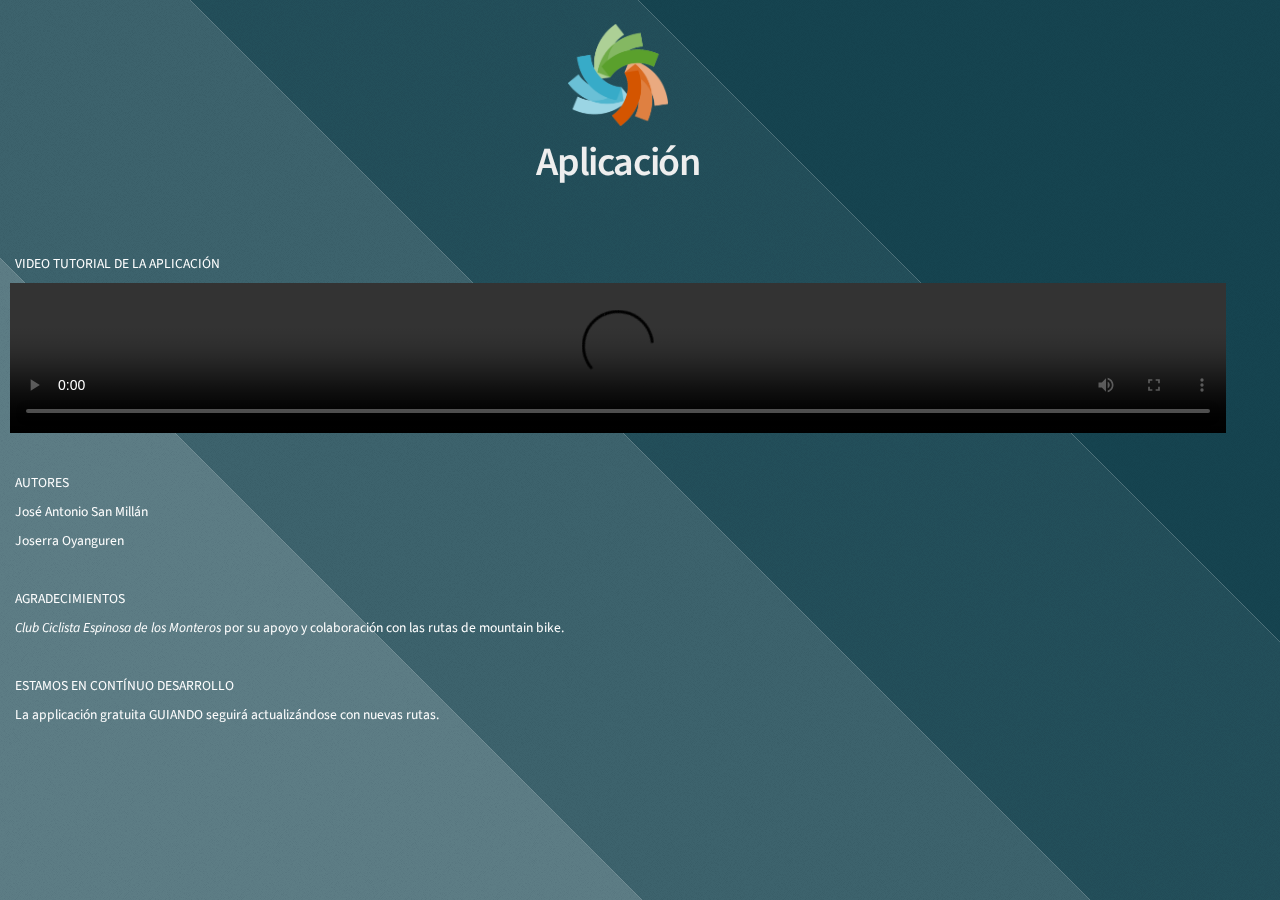
<file: app.html>
<!DOCTYPE HTML>
<html lang="es">
<head>
<meta charset="utf-8">
<title>Guiando</title>
<meta name="description" content="">
<meta name="viewport" content="width=device-width"/>
<link rel="stylesheet" type="text/css" href="http://fonts.googleapis.com/css?family=PT+Sans+Narrow:regular,bold">
<link rel="stylesheet" type="text/css" href="css/styles.css">
</head>

<body id="home">
<div id="overlay"></div>
<section class="main">
<div id="Content" class="wrapper topSection">
	<div id="Header">
	<div class="wrapper">
		<div class="logo"><img src="images/icon.png" width="100" >
		<h1>Aplicación</h1>	</div>
		</div>
	</div>
	  <p>VIDEO TUTORIAL DE LA APLICACIÓN</p>
	  <video src="http://www.oyanguren.org/guiando/guiando.avi" width="100%" controls></video>
	  <p>&nbsp;</p>
    </p>
    <p>AUTORES</p>
    <p>José Antonio San Millán</p>
    <p>Joserra Oyanguren</p>
    <p>&nbsp;</p>
    <p>AGRADECIMIENTOS</p>
    <p><em>Club Ciclista Espinosa de los Monteros</em> por su apoyo y colaboración con las rutas de mountain bike.</p>
    <p>&nbsp;</p>
    <p>ESTAMOS EN CONTÍNUO DESARROLLO</p>
    <p>La applicación gratuita GUIANDO seguirá actualizándose con nuevas rutas.</p>
    <p><br/>
</p>
  
  </div></div>
</section>

</body>
</html>
</file>
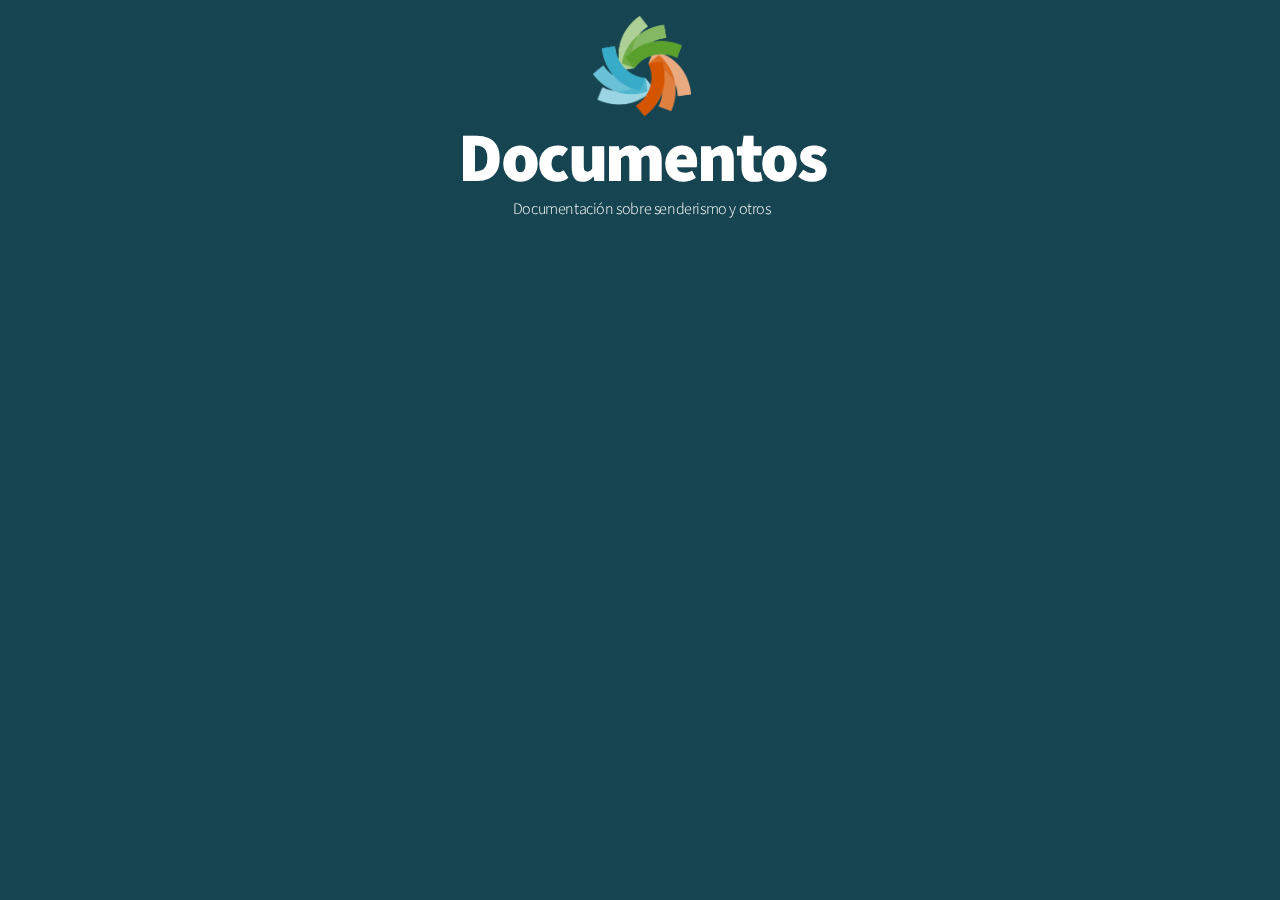
<file: consejos.html>
<!DOCTYPE HTML>
<!--
	Aerial by HTML5 UP
	html5up.net | @n33co
	Free for personal and commercial use under the CCA 3.0 license (html5up.net/license)
-->
<html>
	<head>
		<title>Guiando</title>
		<meta http-equiv="content-type" content="text/html; charset=utf-8" />
		<meta name="description" content="" />
		<meta name="keywords" content="" />
		<!--[if lte IE 8]><script src="css/ie/html5shiv.js"></script><![endif]-->
		<script src="js/skelae.min.js"></script>
		<script src="js/initae2.js"></script>
		<noscript>
			<link rel="stylesheet" href="css/skelae.css" />
			<link rel="stylesheet" href="css/styleae2.css" />
			<link rel="stylesheet" href="css/style-wideae.css" />
			<link rel="stylesheet" href="css/style-noscriptae.css" />
		</noscript>
		<!--[if lte IE 9]><link rel="stylesheet" href="css/ie/v9.css" /><![endif]-->
		<!--[if lte IE 8]><link rel="stylesheet" href="css/ie/v8.css" /><![endif]-->
	</head>
	<body class="loading">
		<div id="wrapper">
			<div id="bg"></div>
            <div id="overlay"></div>
			<div id="main">

				<!-- Header -->
					<header id="header">
						<div align="center"><img src="css/images/logo.png" height="100px"></div>
                        <h1>Documentos</h1>
						<h2>Documentación sobre senderismo y otros</h2>
                        <h2></h2>
                        
						<nav>
							<ul>
								<li><a href="senales.html" class="icon fa-flag"><span class="label">Señalización</span></a></li>
								<li><a href="guia.html" class="icon fa-leanpub"><span class="label">Guía</span></a></li>
                                <li><a href="app.html" class="icon fa-tablet"><span class="label">Aplicación</span></a></li>
								
							</ul>
						</nav>
					</header>
			</div>
		</div>
	</body>
</html>
</file>
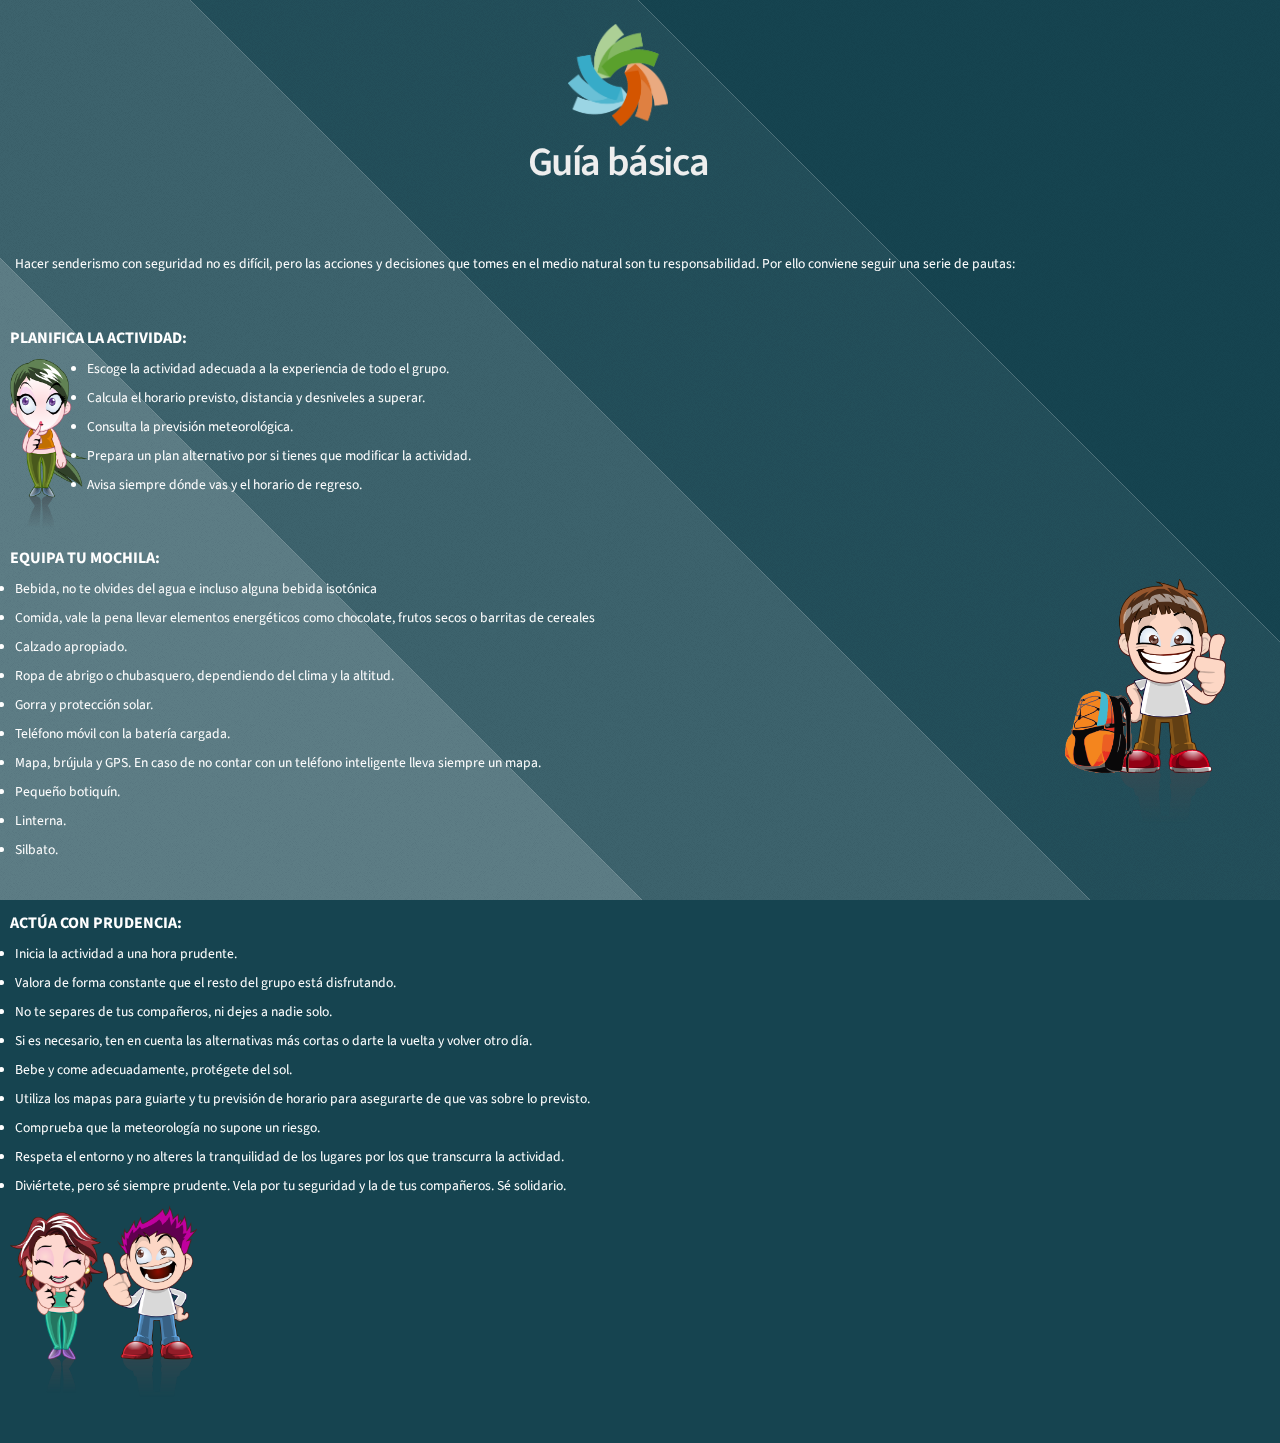
<file: guia.html>
<!DOCTYPE HTML>
<html lang="es">
<head>
<meta charset="utf-8">
<title>Guiando</title>
<meta name="description" content="">
<meta name="viewport" content="width=device-width"/>
<link rel="stylesheet" type="text/css" href="http://fonts.googleapis.com/css?family=PT+Sans+Narrow:regular,bold">
<link rel="stylesheet" type="text/css" href="css/styles.css">
</head>

<body id="home">
<div id="overlay"></div>
<section class="main">
<div id="Content" class="wrapper topSection">
	<div id="Header">
	<div class="wrapper">
		<div class="logo"><img src="images/icon.png" width="100" ><h1>Guía básica</h1>	</div>
		</div>
	</div>
	  <p>Hacer senderismo con seguridad no es difícil, pero las acciones y decisiones que tomes en el medio natural son tu responsabilidad. Por ello conviene seguir una serie de pautas:</p><br/>

<p><h4>PLANIFICA LA ACTIVIDAD:<br/></h4></p>
<p><div class="avatar"><img src="images/avatar.png" style="float: left" height="180"></div>
	<li>Escoge la actividad adecuada a la experiencia de todo el grupo.</li>
    <li>Calcula el horario previsto, distancia y desniveles a superar.</li>
    <li>Consulta la previsión meteorológica.</li>
    <li>Prepara un plan alternativo por si tienes que modificar la actividad.</li>
    <li>Avisa siempre dónde vas y el horario de regreso.</li>
    
    
</p><br/>

<p><h4>EQUIPA TU MOCHILA:<br/></h4></p>
<p><div class="avatar"><img src="images/avatar2.png" style="float: right" height="250"></div>
	<li>Bebida, no te olvides del agua e incluso alguna bebida isotónica</li>
	<li>Comida, vale la pena llevar elementos energéticos como chocolate, frutos secos o barritas de cereales</li>
    <li>Calzado apropiado.</li>
    <li>Ropa de abrigo o chubasquero, dependiendo del clima y la altitud.</li>
    <li>Gorra y protección solar.</li>
    <li>Teléfono móvil con la batería cargada.</li>
    <li>Mapa, brújula y GPS. En caso de no contar con un teléfono inteligente lleva siempre un mapa.</li>
    <li>Pequeño botiquín.</li>
    <li>Linterna.</li>
    <li>Silbato.</li>
    
</p><br/>

<p><h4>ACTÚA CON PRUDENCIA:<br/></h4></p>
<p>
	<li>Inicia la actividad a una hora prudente.</li>
    <li>Valora de forma constante que el resto del grupo está disfrutando.</li>
    <li>No te separes de tus compañeros, ni dejes a nadie solo.</li>
    <li>Si es necesario, ten en cuenta las alternativas más cortas o darte la vuelta y volver otro día.</li>
    <li>Bebe y come adecuadamente, protégete del sol.</li>
    
    <li>Utiliza los mapas para guiarte y tu previsión de horario para asegurarte de que vas sobre lo previsto.</li>
    <li>Comprueba que la meteorología no supone un riesgo.</li>
    <li>Respeta el entorno y no alteres la tranquilidad de los lugares por los que transcurra la actividad.</li>
    <li>Diviértete, pero sé siempre prudente. Vela por tu seguridad y la de tus compañeros. Sé solidario.</li><div class="avatar"><img src="images/avatar3.png" style="float: center" height="200"></div>
    
</p><br/>
  
  </div></div>
</section>

</body>
</html>
</file>
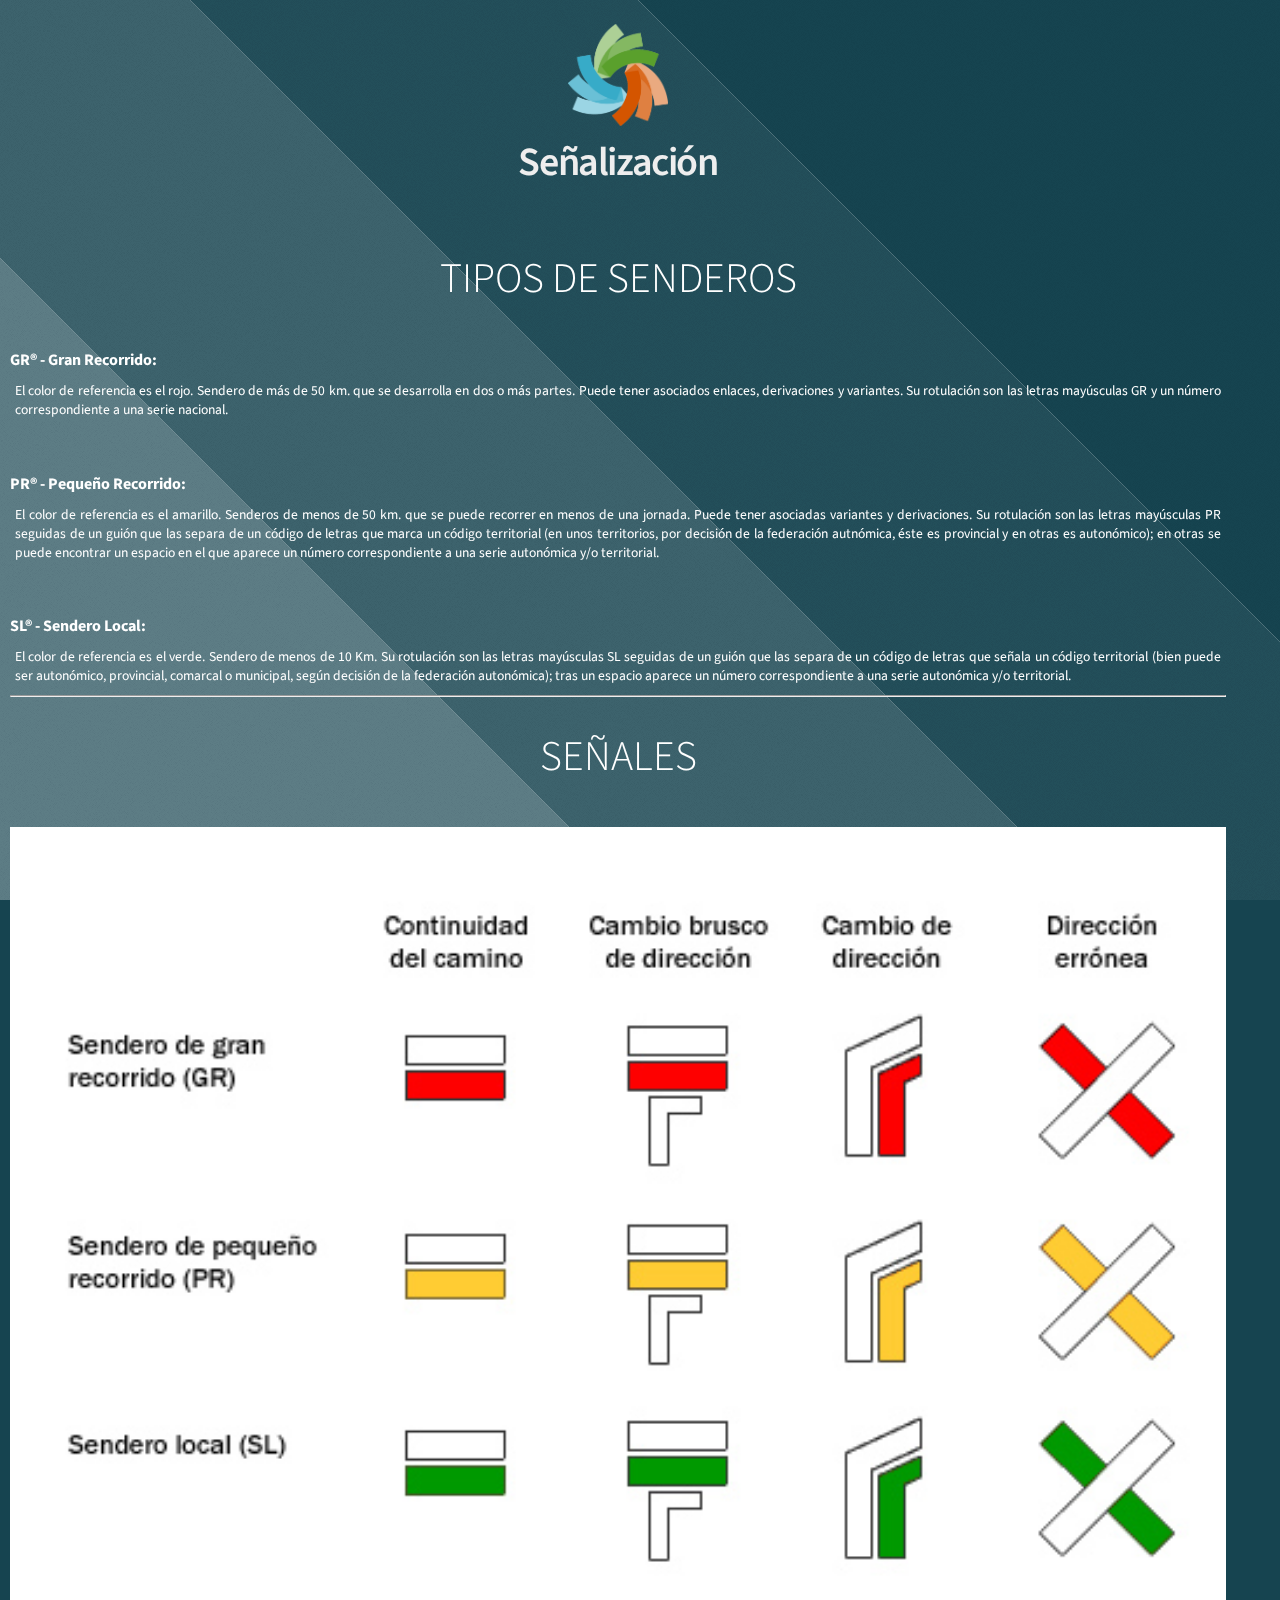
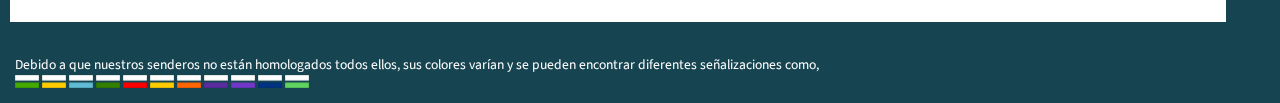
<file: senales.html>
<!DOCTYPE HTML>
<html lang="es">
<head>
<meta charset="utf-8">
<title>Guiando</title>
<meta name="description" content="">
<meta name="viewport" content="width=device-width"/>
<link rel="stylesheet" type="text/css" href="http://fonts.googleapis.com/css?family=PT+Sans+Narrow:regular,bold">
<link rel="stylesheet" type="text/css" href="css/styles.css">
</head>

<body id="home">
<div id="overlay"></div>
<section class="main">
<div id="Content" class="wrapper topSection">
	<div id="Header">
	<div class="wrapper">
		<div class="logo"><img src="images/icon.png" width="100" >
		<h1>                 Señalización</h1>	</div>
		</div>
	</div>
	<h2>TIPOS DE SENDEROS</h2>

<p>
<h4>GR® - Gran Recorrido:</h4></p>
<p>El color de referencia es el rojo.
Sendero de más de 50 km. que se desarrolla en dos o más partes. Puede tener asociados enlaces, derivaciones y variantes.
Su rotulación son las letras mayúsculas GR y un número correspondiente a una serie nacional.</p><br/>

<p><h4>PR® - Pequeño Recorrido:</h4></p>
<p>El color de referencia es el amarillo.
Senderos de menos de 50 km. que se puede recorrer en menos de una jornada. Puede tener asociadas variantes y derivaciones.
Su rotulación son las letras mayúsculas PR seguidas de un guión que las separa de un código de letras que marca un código territorial (en unos territorios, por decisión de la federación autnómica, éste es provincial y en otras es autonómico); en otras se puede encontrar un espacio en el que aparece un número correspondiente a una serie autonómica y/o territorial.</p><br/>

<p><h4>SL® - Sendero Local:</h4></p>
<p>El color de referencia es el verde.
Sendero de menos de 10 Km.
Su rotulación son las letras mayúsculas SL seguidas de un guión que las separa de un código de letras que señala un código territorial (bien puede ser autonómico, provincial, comarcal o municipal, según decisión de la federación autonómica); tras un espacio aparece un número correspondiente a una serie autonómica y/o territorial.</p>
<hr/>
			<br/><h2>SEÑALES</h2>
            
<img src="images/senal.jpeg" width="100%" alt="señalética"><br/><br/>

<p>Debido a que nuestros senderos no están homologados todos ellos, sus colores varían y se pueden encontrar diferentes señalizaciones como,<br/>
  <img src="images/senaletica/1.png" width="24">
  <img src="images/senaletica/2.png" width="24">
  <img src="images/senaletica/3.png" width="24">
  <img src="images/senaletica/4.png" width="24">
  <img src="images/senaletica/5.png" width="24">
  <img src="images/senaletica/6.png" width="24">
  <img src="images/senaletica/8.png" width="24">
  <img src="images/senaletica/9.png" width="24">
  <img src="images/senaletica/10.png" width="24">
  <img src="images/senaletica/11.png" width="24">
  <img src="images/senaletica/12.png" width="24">
  
  </div></div>
</section>

</body>
</html>
</file>
<file: css/style-wideae.css>
/*
	Aerial by HTML5 UP
	html5up.net | @n33co
	Free for personal and commercial use under the CCA 3.0 license (html5up.net/license)
*/

/* Basic */

	body, input, select, textarea {
		font-size: 13pt;
	}

/* BG */
	@-moz-keyframes bg { 0% { -moz-transform: translate3d(0,0,0); -webkit-transform: translate3d(0,0,0); -o-transform: translate3d(0,0,0); -ms-transform: translate3d(0,0,0); transform: translate3d(0,0,0); } 100% { -moz-transform: translate3d(-1500px,0,0); -webkit-transform: translate3d(-1500px,0,0); -o-transform: translate3d(-1500px,0,0); -ms-transform: translate3d(-1500px,0,0); transform: translate3d(-1500px,0,0); } }
	@-webkit-keyframes bg { 0% { -moz-transform: translate3d(0,0,0); -webkit-transform: translate3d(0,0,0); -o-transform: translate3d(0,0,0); -ms-transform: translate3d(0,0,0); transform: translate3d(0,0,0); } 100% { -moz-transform: translate3d(-1500px,0,0); -webkit-transform: translate3d(-1500px,0,0); -o-transform: translate3d(-1500px,0,0); -ms-transform: translate3d(-1500px,0,0); transform: translate3d(-1500px,0,0); } }
	@-o-keyframes bg { 0% { -moz-transform: translate3d(0,0,0); -webkit-transform: translate3d(0,0,0); -o-transform: translate3d(0,0,0); -ms-transform: translate3d(0,0,0); transform: translate3d(0,0,0); } 100% { -moz-transform: translate3d(-1500px,0,0); -webkit-transform: translate3d(-1500px,0,0); -o-transform: translate3d(-1500px,0,0); -ms-transform: translate3d(-1500px,0,0); transform: translate3d(-1500px,0,0); } }
	@-ms-keyframes bg { 0% { -moz-transform: translate3d(0,0,0); -webkit-transform: translate3d(0,0,0); -o-transform: translate3d(0,0,0); -ms-transform: translate3d(0,0,0); transform: translate3d(0,0,0); } 100% { -moz-transform: translate3d(-1500px,0,0); -webkit-transform: translate3d(-1500px,0,0); -o-transform: translate3d(-1500px,0,0); -ms-transform: translate3d(-1500px,0,0); transform: translate3d(-1500px,0,0); } }
	@keyframes bg { 0% { -moz-transform: translate3d(0,0,0); -webkit-transform: translate3d(0,0,0); -o-transform: translate3d(0,0,0); -ms-transform: translate3d(0,0,0); transform: translate3d(0,0,0); } 100% { -moz-transform: translate3d(-1500px,0,0); -webkit-transform: translate3d(-1500px,0,0); -o-transform: translate3d(-1500px,0,0); -ms-transform: translate3d(-1500px,0,0); transform: translate3d(-1500px,0,0); } }

	#bg {
		background-size: 1500px auto;
		width: 4500px;
	}
</file>
<file: css/style-noscriptae.css>
                                                                                                                                                                                                                                                                                                                                           
</file>
<file: css/ie/v9.css>
                                                                                                                                                                                                                                                                                                                                                                                                                            
</file>
<file: css/ie/v8.css>
                                                                                                                                                                                                                                                                                                                                                                                                                                                                                                          
</file>
<file: css/styles.css>
@import url("http://fonts.googleapis.com/css?family=Source+Sans+Pro:300,900");
@import url("http://fonts.googleapis.com/css?family=Voltaire");
@import url("font-awesome.min.css");
body {
	color:#FFF; 
	font-family: 'Source Sans Pro', sans-serif;
	min-width:960px;
	top:0;
	left:10px;
	height:100%;
	width:100%;
	margin-right: auto;
	margin-left: 5px;	 
	color:#000;
	background-size:cover;
	background:#164450;
}

.main {
	width: 95%;
	position: absolute;
	margin-right: 5px;
	margin-left: 5px;	
}
.ie body {
	filter: dropshadow(color=#000000, offx=0, offy=1);	
}


h1 {
	font-size: 2.5em;
	font-weight: 900;
	letter-spacing: -0.035em;
	line-height: 0.5em;
	text-align: center; 
}
.ie h1 {
	filter: dropshadow(color=#000000, offx=0, offy=3);
	padding-bottom:12px;	
}
h2 {
	color: #DDD;
}
.ie h2 {
	filter: dropshadow(color=#000000, offx=0, offy=3);
}
h3 {
font-size: 30px;
margin: 0.2em 0;
text-align: center;
color: #888;
padding: 0 0 29px;
}
.ie h3 {
	filter: dropshadow(color=#000000, offx=0, offy=3);
}
h4 {
	margin-bottom:5px;
	color: white;	
}
p, pre {
	font-family: 'Source Sans Pro', sans-serif;
	font-size: 0.85em;
	margin: 5px 5px 10px 5px;
	color: white;
	text-align: justify;
}

li {
	font-family: 'Source Sans Pro', sans-serif;
	font-size: 0.85em;
	margin: 5px 5px 10px 5px;
	color: white;
	text-align: justify;
}
code {
	text-transform:uppercase !important;
	color:#EEE;	
	border-bottom:1px dotted #666;
}
small {
	background:url(../images/alpha.png);
	background:rgba(0, 0, 0, 0.8) url();	
	border:1px solid #111;
	font-size:15px;
	padding:0 5px;
}
strong{
text-align: center;
display: block; 
font-size: 28px;
font-weight: normal;
color:#646464;
}
a {
	color:gray;
	text-decoration:none;	
}
a:hover {
	color:#BBB;	
} 
.topSection{ 
}
.spacing{
padding:60px 0;
}
#Header { 
position: relative;
width: 100%; 
z-index: 1;
}

.logo{
width: auto; 
margin: 0 auto;
padding: 16px;  
border-radius: 180px;
padding-bottom:50px;
}
.logo h1{
	color: #EEEEEE;
	font-weight: 600;

}
.logo img {
text-align: center;
display: block;
margin: 0 auto; 
}
.img {
text-align: center;
display: block;
position: fixed;
margin: 0 auto;
width: 100%;
max-width: 100%;
}
.wrapper {
margin: 0 auto;
position: relative;
width: 100%;
z-index: 1;
}
#socialIcons {
display:block;
}
#socialIcons ul {
margin:40px 0 0 0px; 
padding:0px;
text-align: center;
}
#socialIcons ul li {
margin-right: 19px;
height: 56px;
line-height: 50px;
list-style-type: none;
display: inline-block;
background: #fff;
border-radius: 71px;
padding: 10px;
border: 1px solid #888;
}
#socialIcons ul li a{
width:34px;
height:34px; 
display: inline-block;
}
.twitterIcon, .facebookIcon, .linkedInIcon, .pintrestIcon{
background: url('../images/social-icons.png') -74px 0px;
}
 .twitterIcon:hover, .facebookIcon:hover, .linkedInIcon:hover, .pintrestIcon:hover{
background-position-y: -33px;
}
.facebookIcon{
background-position: 10px 0px;
}
.linkedInIcon{
background-position: -245px 0px;
}
.pintrestIcon{
background-position: -331px 0px;
}
.tempBy{
display:block;
text-align:center;
padding:15px;
background:#fff;
color: #8A8A8A;
}
#Content h2 {
margin: 0px;
padding: 0px;
text-align: center;
font-size: 42px;
font-weight: 300;
color: white;
margin-bottom:40px;
}
#WindowSlide {
margin: 0 auto;
position: relative;
width: 634px;
height: 170px;
display: block;
overflow: hidden;
}
#Mail {
position: absolute;
width: 634px;
top: 0px;
left: 0px;
}
#Content h3 {
text-align: center;
font-size: 24px;
font-weight: normal;
display: block;
clear: both;
}

#subscribe p{
text-align:center;
}
#subscribe input {
background: rgba(255, 255, 255, 0.52);
color: #7a7a7a; 
vertical-align: middle;
width: 393px;
border: 1px solid #888;
padding: 10px;
font-size: 14px;
}
#subscribe input[type="button"]{
background: rgba(255, 255, 255, 1);
width: auto;
padding: 10px 25px;
cursor: pointer;
margin: 0 0 0 -6px;
font-weight: bold;
font-size: 14px;
color: #888;
}
#subscribe input[type="button"]:hover{
background:#1e7ccd;
color:#fff;
border:1px solid #1e7ccd;
}

.callback,
.simple {
  font-size: 20px;
  background: #27ae60;
  padding: 0.5em 0.7em;
  color: #ecf0f1;
  margin-bottom: 50px;
  -webkit-transition: background 0.5s ease-out;
  transition: background 0.5s ease-out;
}
.callback{
  cursor: pointer;
}
.ended {
  background: #c0392b;
}
.countdown {
text-align: center;
margin-top: 30px;
background: #5381E4;
padding: 60px 0;
} 
.styled div {
  display: inline-block;
  margin-left: 10px;
  font-size: 70px;
  font-weight: normal; 
  text-align: center;
  margin:0 15px; 
  padding:0 30px;   
  color:#fff;  
  text-shadow:none;
  vertical-align: middle;  
}

#overlay{
		animation: overlay 1.5s 1.5s forwards;
		background-attachment: fixed, fixed;
		background-image: url("images/overlay-pattern.png"), url("images/overlay.svg");
		background-position: top left, center center;
		background-repeat: repeat, no-repeat;
		background-size: auto, cover;
		height: 100%;
		left: 0;
		opacity: 0;
		position: fixed;
		top: 0;
		width: 100%;position: fixed;
		width: 100%;
		bottom: 0px;
		opacity:0.8;
}

/* IE7 inline-block hack */
*+html .styled div{
  display: inline;
  zoom: 1;
}
.styled div:first-child {
  margin-left: 0;
}
.styled div span {
  display: block;
  padding-top: 3px;
  font-size: 19px;
  font-weight: normal; 
  text-align: center;
}
footer{
width:100%;
height:30px;
background:rgba(0, 0, 0, 0.64);
position:absolute;
bottom:0px;
}
footer span{
float:right;
margin:10px;
}
.subscribe {
background:#fff;
}
.features{
background: rgba(55, 55, 55, 0.15);
}
.features h2 {
padding: 0 0 30px 0;
}
.features h4 { 
margin: 0px 0 10px 0;
}
.featuresPro{
margin-bottom:30px;
float:left;
}
.featuresPro{
font-size:15px;
}
@media(max-width:768px){
	body {
	min-width: initial !important;
	}
	.wrapper{width:100%;}
	.styled div {
	  margin-bottom:10px; 
	}
}
@media(max-width:420px){
	h1{
	float:initial;
	text-align: center;
	margin-left:0px;
	margin-bottom:0px;
	}
	.styled div {
	  margin-bottom:10px;
	  font-size: 40px;
	  font-weight: normal; 
	  text-align: center;
	  width:50px;  
	  height:70px;  
	}
	#Content h2 {
	margin: 0px 0px 0px 0px;
	padding: 0px;
	text-align: center;
	font-size: 29px;
	font-weight: 300;
	}
	.styled {
	margin-bottom: 30px;
	}
	#subscribe input[type="button"]{
	margin-top:10px;
	}
	#subscribe input{
	width:80%;
	}
	.featuresPro img {
width: 100%;
}
	footer{
	position:relative !important;
	}
}
</file>
<file: css/skelae.css>
/* Resets (http://meyerweb.com/eric/tools/css/reset/ | v2.0 | 20110126 | License: none (public domain)) */

	html,body,div,span,applet,object,iframe,h1,h2,h3,h4,h5,h6,p,blockquote,pre,a,abbr,acronym,address,big,cite,code,del,dfn,em,img,ins,kbd,q,s,samp,small,strike,strong,sub,sup,tt,var,b,u,i,center,dl,dt,dd,ol,ul,li,fieldset,form,label,legend,table,caption,tbody,tfoot,thead,tr,th,td,article,aside,canvas,details,embed,figure,figcaption,footer,header,hgroup,menu,nav,output,ruby,section,summary,time,mark,audio,video{margin:0;padding:0;border:0;font-size:100%;font:inherit;vertical-align:baseline;}article,aside,details,figcaption,figure,footer,header,hgroup,menu,nav,section{display:block;}body{line-height:1;}ol,ul{list-style:none;}blockquote,q{quotes:none;}blockquote:before,blockquote:after,q:before,q:after{content:'';content:none;}table{border-collapse:collapse;border-spacing:0;}body{-webkit-text-size-adjust:none}

/* Box Model */

	*, *:before, *:after {
		-moz-box-sizing: border-box;
		-webkit-box-sizing: border-box;
		box-sizing: border-box;
	}

/* Container */

	body {
		/* min-width: (containers) */
		min-width: 1200px;
	}

	.container {
		margin-left: auto;
		margin-right: auto;
		
		/* width: (containers) */
		width: 1200px;
	}

	/* Modifiers */
	
		.container.small {
			/* width: (containers) * 0.75; */
			width: 900px;
		}

		.container.big {
			width: 100%;

			/* max-width: (containers) * 1.25; */
			max-width: 1500px;

			/* min-width: (containers); */
			min-width: 1200px;
		}

/* Grid */

	.\31 2u { width: 100% }
	.\31 1u { width: 91.6666666667% }
	.\31 0u { width: 83.3333333333% }
	.\39 u { width: 75% }
	.\38 u { width: 66.6666666667% }
	.\37 u { width: 58.3333333333% }
	.\36 u { width: 50% }
	.\35 u { width: 41.6666666667% }
	.\34 u { width: 33.3333333333% }
	.\33 u { width: 25% }
	.\32 u { width: 16.6666666667% }
	.\31 u { width: 8.3333333333% }
	.\-11u { margin-left: 91.6666666667% }
	.\-10u { margin-left: 83.3333333333% }
	.\-9u { margin-left: 75% }
	.\-8u { margin-left: 66.6666666667% }
	.\-7u { margin-left: 58.3333333333% }
	.\-6u { margin-left: 50% }
	.\-5u { margin-left: 41.6666666667% }
	.\-4u { margin-left: 33.3333333333% }
	.\-3u { margin-left: 25% }
	.\-2u { margin-left: 16.6666666667% }
	.\-1u { margin-left: 8.3333333333% }

	/* Rows */

		.row > * {
			float: left;
		}

		.row:after {
			content: '';
			display: block;
			clear: both;
			height: 0;
		}

		.row:first-child > * {
			padding-top: 0 !important;
		}

		.row.uniform > * > :first-child {
			margin-top: 0;
		}

		.row.uniform > * > :last-child {
			margin-bottom: 0;
		}

		/* Normal */

			.row > * {
				/* padding-left: (gutters) */
				padding-left: 40px;
			}

			.row + .row > * {
				/* padding: (gutters) 0 0 (gutters) */
				padding: 40px 0 0 40px;
			}

			.row {
				/* margin-left: -(gutters) */
				margin-left: -40px;
			}

			.row + .row.uniform > * {
				/* padding: (gutters.vertical) 0 0 (gutters.vertical) */
				padding: 40px 0 0 40px;
			}

		/* Flush */

			.row.flush > * {
				padding-left: 0;
			}

			.row + .row.flush > * {
				padding: 0;
			}

			.row.flush {
				margin-left: 0;
			}

			.row + .row.uniform.flush > * {
				padding: 0;
			}

		/* Quarter */

			.row.quarter > * {
				/* padding-left: (gutters * 0.25) */
				padding-left: 10px;
			}

			.row + .row.quarter > * {
				/* padding: (gutters * 0.25) 0 0 (gutters * 0.25) */
				padding: 10px 0 0 10px;
			}

			.row.quarter {
				/* margin-left: -(gutters * 0.25) */
				margin-left: -10px;
			}

			.row + .row.uniform.quarter > * {
				/* padding: (gutters.vertical * 0.25) 0 0 (gutters.vertical * 0.25) */
				padding: 10px 0 0 10px;
			}

		/* Half */

			.row.half > * {
				/* padding-left: (gutters * 0.5) */
				padding-left: 20px;
			}

			.row + .row.half > * {
				/* padding: (gutters * 0.5) 0 0 (gutters * 0.5) */
				padding: 20px 0 0 20px;
			}

			.row.half {
				/* margin-left: -(gutters * 0.5) */
				margin-left: -20px;
			}

			.row + .row.uniform.half > * {
				/* padding: (gutters.vertical * 0.5) 0 0 (gutters.vertical * 0.5) */
				padding: 20px 0 0 20px;
			}

		/* One and (a) Half */

			.row.oneandhalf > * {
				/* padding-left: (gutters * 1.5) */
				padding-left: 60px;
			}

			.row + .row.oneandhalf > * {
				/* padding: (gutters * 1.5) 0 0 (gutters * 1.5) */
				padding: 60px 0 0 60px;
			}

			.row.oneandhalf {
				/* margin-left: -(gutters * 1.5) */
				margin-left: -60px;
			}

			.row + .row.uniform.oneandhalf > * {
				/* padding: (gutters.vertical * 1.5) 0 0 (gutters.vertical * 1.5) */
				padding: 60px 0 0 60px;
			}

		/* Double */

			.row.double > * {
				/* padding-left: (gutters * 2) */
				padding-left: 80px;
			}

			.row + .row.double > * {
				/* padding: (gutters * 2) 0 0 (gutters * 2) */
				padding: 80px 0 0 80px;
			}

			.row.double {
				/* margin-left: -(gutters * 2) */
				margin-left: -80px;
			}
			
			.row + .row.uniform.double > * {
				/* padding: (gutters.vertical * 2) 0 0 (gutters.vertical * 2) */
				padding: 80px 0 0 80px;
			}
</file>
<file: css/styleae2.css>
@import url("http://fonts.googleapis.com/css?family=Source+Sans+Pro:300,900");
@import url("font-awesome.min.css");
@import url("http://fonts.googleapis.com/css?family=Voltaire");
/* Basic */

	body, input, select, textarea {
		color: white;
		font-family: 'Source Sans Pro', sans-serif;
		font-size: 15pt;
		font-weight: 300 !important;
		letter-spacing: -0.025em;
		line-height: 1.75em;
	}

	body {
		background: white;
		overflow: visible;
	}

	
	a {
		-moz-transition: border-color 0.2s ease-in-out;
		-webkit-transition: border-color 0.2s ease-in-out;
		-o-transition: border-color 0.2s ease-in-out;
		-ms-transition: border-color 0.2s ease-in-out;
		transition: border-color 0.2s ease-in-out;
		border-bottom: dotted 1px;
		color: inherit;
		outline: 0;
		text-decoration: none;
	}

		a:hover {
			border-color: transparent;
		}

/* Icon */

	.icon {
		position: relative;
	}

		.icon:before {
			-moz-osx-font-smoothing: grayscale;
			-webkit-font-smoothing: antialiased;
			font-family: FontAwesome;
			font-style: normal;
			font-weight: normal;
			text-transform: none !important;
		}

	.icon > .label {
			display: block ;
		}
/* BG */

	#bg {
		-moz-animation: bg 60s linear infinite;
		-webkit-animation: bg 60s linear infinite;
		-o-animation: bg 60s linear infinite;
		-ms-animation: bg 60s linear infinite;
		animation: bg 60s linear infinite;
		-moz-backface-visibility: hidden;
		-webkit-backface-visibility: hidden;
		-o-backface-visibility: hidden;
		-ms-backface-visibility: hidden;
		backface-visibility: hidden;
		-moz-transform: translate3d(0,0,0);
		-webkit-transform: translate3d(0,0,0);
		-o-transform: translate3d(0,0,0);
		-ms-transform: translate3d(0,0,0);
		transform: translate3d(0,0,0);
		/* Set your background with this */
		background: #164450;
		background-repeat: repeat-x;
		height: 100%;
		left: 0;
		opacity: 1;
		position: fixed;
		top: 0 ;
	}
	@-moz-keyframes bg { 0% { -moz-transform: translate3d(0,0,0); -webkit-transform: translate3d(0,0,0); -o-transform: translate3d(0,0,0); -ms-transform: translate3d(0,0,0); transform: translate3d(0,0,0); } 100% { -moz-transform: translate3d(-2250px,0,0); -webkit-transform: translate3d(-2250px,0,0); -o-transform: translate3d(-2250px,0,0); -ms-transform: translate3d(-2250px,0,0); transform: translate3d(-2250px,0,0); } }
	@-webkit-keyframes bg { 0% { -moz-transform: translate3d(0,0,0); -webkit-transform: translate3d(0,0,0); -o-transform: translate3d(0,0,0); -ms-transform: translate3d(0,0,0); transform: translate3d(0,0,0); } 100% { -moz-transform: translate3d(-2250px,0,0); -webkit-transform: translate3d(-2250px,0,0); -o-transform: translate3d(-2250px,0,0); -ms-transform: translate3d(-2250px,0,0); transform: translate3d(-2250px,0,0); } }
	@-o-keyframes bg { 0% { -moz-transform: translate3d(0,0,0); -webkit-transform: translate3d(0,0,0); -o-transform: translate3d(0,0,0); -ms-transform: translate3d(0,0,0); transform: translate3d(0,0,0); } 100% { -moz-transform: translate3d(-2250px,0,0); -webkit-transform: translate3d(-2250px,0,0); -o-transform: translate3d(-2250px,0,0); -ms-transform: translate3d(-2250px,0,0); transform: translate3d(-2250px,0,0); } }
	@-ms-keyframes bg { 0% { -moz-transform: translate3d(0,0,0); -webkit-transform: translate3d(0,0,0); -o-transform: translate3d(0,0,0); -ms-transform: translate3d(0,0,0); transform: translate3d(0,0,0); } 100% { -moz-transform: translate3d(-2250px,0,0); -webkit-transform: translate3d(-2250px,0,0); -o-transform: translate3d(-2250px,0,0); -ms-transform: translate3d(-2250px,0,0); transform: translate3d(-2250px,0,0); } }
	@keyframes bg { 0% { -moz-transform: translate3d(0,0,0); -webkit-transform: translate3d(0,0,0); -o-transform: translate3d(0,0,0); -ms-transform: translate3d(0,0,0); transform: translate3d(0,0,0); } 100% { -moz-transform: translate3d(-2250px,0,0); -webkit-transform: translate3d(-2250px,0,0); -o-transform: translate3d(-2250px,0,0); -ms-transform: translate3d(-2250px,0,0); transform: translate3d(-2250px,0,0); } }

	#bg {
		background-size: 2250px auto;
		width: 6750px;
	}
	
/* Overlay */
	@-moz-keyframes overlay { 0% { opacity: 0; } 100% { opacity: 1; } }
	@-webkit-keyframes overlay { 0% { opacity: 0; } 100% { opacity: 1; } }
	@-o-keyframes overlay { 0% { opacity: 0; } 100% { opacity: 1; } }
	@-ms-keyframes overlay { 0% { opacity: 0; } 100% { opacity: 1; } }
	@keyframes overlay { 0% { opacity: 0; } 100% { opacity: 1; } }

	#overlay {
		-moz-animation: overlay 1.5s 1.5s forwards;
		-webkit-animation: overlay 1.5s 1.5s forwards;
		-o-animation: overlay 1.5s 1.5s forwards;
		-ms-animation: overlay 1.5s 1.5s forwards;
		animation: overlay 1.5s 1.5s forwards;
		background-attachment: fixed, fixed;
		background-image: url("images/overlay-pattern.png"), url("images/overlay.svg");
		background-position: top left, center center;
		background-repeat: repeat, no-repeat;
		background-size: auto, cover;
		height: 100%;
		left: 0;
		opacity: 0;
		position: fixed;
		top: 0;
		width: 100%;
	}
	
/* Main */

	#main {
		height: 100%;
		left: 0;
		position: inherit;
		text-align: center;
		top: 0;
		width: 100%;
		opacity: 1;
	}

		#main:before {
			content: '';
			display: inline-block;
			height: 100%;
			margin-right: 0;
			vertical-align: middle;
			width: 1px;
		}

/* Header */
	@-moz-keyframes header { 0% { -moz-transform: translate3d(0,1em,0); -webkit-transform: translate3d(0,1em,0); -o-transform: translate3d(0,1em,0); -ms-transform: translate3d(0,1em,0); transform: translate3d(0,1em,0); opacity: 0; } 100% { -moz-transform: translate3d(0,0,0); -webkit-transform: translate3d(0,0,0); -o-transform: translate3d(0,0,0); -ms-transform: translate3d(0,0,0); transform: translate3d(0,0,0); opacity: 1; } }
	@-webkit-keyframes header { 0% { -moz-transform: translate3d(0,1em,0); -webkit-transform: translate3d(0,1em,0); -o-transform: translate3d(0,1em,0); -ms-transform: translate3d(0,1em,0); transform: translate3d(0,1em,0); opacity: 0; } 100% { -moz-transform: translate3d(0,0,0); -webkit-transform: translate3d(0,0,0); -o-transform: translate3d(0,0,0); -ms-transform: translate3d(0,0,0); transform: translate3d(0,0,0); opacity: 1; } }
	@-o-keyframes header { 0% { -moz-transform: translate3d(0,1em,0); -webkit-transform: translate3d(0,1em,0); -o-transform: translate3d(0,1em,0); -ms-transform: translate3d(0,1em,0); transform: translate3d(0,1em,0); opacity: 0; } 100% { -moz-transform: translate3d(0,0,0); -webkit-transform: translate3d(0,0,0); -o-transform: translate3d(0,0,0); -ms-transform: translate3d(0,0,0); transform: translate3d(0,0,0); opacity: 1; } }
	@-ms-keyframes header { 0% { -moz-transform: translate3d(0,1em,0); -webkit-transform: translate3d(0,1em,0); -o-transform: translate3d(0,1em,0); -ms-transform: translate3d(0,1em,0); transform: translate3d(0,1em,0); opacity: 0; } 100% { -moz-transform: translate3d(0,0,0); -webkit-transform: translate3d(0,0,0); -o-transform: translate3d(0,0,0); -ms-transform: translate3d(0,0,0); transform: translate3d(0,0,0); opacity: 1; } }
	@keyframes header { 0% { -moz-transform: translate3d(0,1em,0); -webkit-transform: translate3d(0,1em,0); -o-transform: translate3d(0,1em,0); -ms-transform: translate3d(0,1em,0); transform: translate3d(0,1em,0); opacity: 0; } 100% { -moz-transform: translate3d(0,0,0); -webkit-transform: translate3d(0,0,0); -o-transform: translate3d(0,0,0); -ms-transform: translate3d(0,0,0); transform: translate3d(0,0,0); opacity: 1; } }
	@-moz-keyframes nav-icons { 0% { -moz-transform: translate3d(0,1em,0); -webkit-transform: translate3d(0,1em,0); -o-transform: translate3d(0,1em,0); -ms-transform: translate3d(0,1em,0); transform: translate3d(0,1em,0); opacity: 0; } 100% { -moz-transform: translate3d(0,0,0); -webkit-transform: translate3d(0,0,0); -o-transform: translate3d(0,0,0); -ms-transform: translate3d(0,0,0); transform: translate3d(0,0,0); opacity: 1; } }
	@-webkit-keyframes nav-icons { 0% { -moz-transform: translate3d(0,1em,0); -webkit-transform: translate3d(0,1em,0); -o-transform: translate3d(0,1em,0); -ms-transform: translate3d(0,1em,0); transform: translate3d(0,1em,0); opacity: 0; } 100% { -moz-transform: translate3d(0,0,0); -webkit-transform: translate3d(0,0,0); -o-transform: translate3d(0,0,0); -ms-transform: translate3d(0,0,0); transform: translate3d(0,0,0); opacity: 1; } }
	@-o-keyframes nav-icons { 0% { -moz-transform: translate3d(0,1em,0); -webkit-transform: translate3d(0,1em,0); -o-transform: translate3d(0,1em,0); -ms-transform: translate3d(0,1em,0); transform: translate3d(0,1em,0); opacity: 0; } 100% { -moz-transform: translate3d(0,0,0); -webkit-transform: translate3d(0,0,0); -o-transform: translate3d(0,0,0); -ms-transform: translate3d(0,0,0); transform: translate3d(0,0,0); opacity: 1; } }
	@-ms-keyframes nav-icons { 0% { -moz-transform: translate3d(0,1em,0); -webkit-transform: translate3d(0,1em,0); -o-transform: translate3d(0,1em,0); -ms-transform: translate3d(0,1em,0); transform: translate3d(0,1em,0); opacity: 0; } 100% { -moz-transform: translate3d(0,0,0); -webkit-transform: translate3d(0,0,0); -o-transform: translate3d(0,0,0); -ms-transform: translate3d(0,0,0); transform: translate3d(0,0,0); opacity: 1; } }
	@keyframes nav-icons { 0% { -moz-transform: translate3d(0,1em,0); -webkit-transform: translate3d(0,1em,0); -o-transform: translate3d(0,1em,0); -ms-transform: translate3d(0,1em,0); transform: translate3d(0,1em,0); opacity: 0; } 100% { -moz-transform: translate3d(0,0,0); -webkit-transform: translate3d(0,0,0); -o-transform: translate3d(0,0,0); -ms-transform: translate3d(0,0,0); transform: translate3d(0,0,0); opacity: 1; } }

	#header {

		cursor: default;
		display: inline-block;
		opacity: 1;
		position: relative;
		text-align: center;
		top: 1em;
		vertical-align: top;
		width: 90%;
	}

		#header h1 {
			font-size: 4.35em;
			font-weight: 900;
			letter-spacing: -0.035em;
			line-height: 1em;
		}
		
		#header h5 {
			text-align: justify;
			font-size: 1em;
			font-weight: 900;
			line-height: 1em;
		}
		
		#header p {
			text-align: justify;
			font-size: 1.25em;
			margin: 0.75em 0 0.25em 0;
			opacity: 0.80;
		}
		
		#header li {
			text-align: justify;
			font-size: 1.10em;
			margin: 0.75em 0 0.25em 0;
			opacity: 0.90;
		}
		
		#header nav {
			margin: 1.5em 0 0 0;
		}

			#header nav li {
				-moz-animation: nav-icons 0.5s ease-in-out forwards;
				-webkit-animation: nav-icons 0.5s ease-in-out forwards;
				-o-animation: nav-icons 0.5s ease-in-out forwards;
				-ms-animation: nav-icons 0.5s ease-in-out forwards;
				animation: nav-icons 0.5s ease-in-out forwards;
				-moz-backface-visibility: hidden;
				-webkit-backface-visibility: hidden;
				-o-backface-visibility: hidden;
				-ms-backface-visibility: hidden;
				backface-visibility: hidden;
				-moz-transform: translate3d(0,0,0);
				-webkit-transform: translate3d(0,0,0);
				-o-transform: translate3d(0,0,0);
				-ms-transform: translate3d(0,0,0);
				transform: translate3d(0,0,0);
				display: inline-block;
				height: 5.35em;
				line-height: 5.885em;
				opacity: 0;
				position: relative;
				top: 0;
				width: 5.35em;
			}

				#header nav li:nth-child(1) {
					-moz-animation-delay: 2.5s;
					-webkit-animation-delay: 2.5s;
					-o-animation-delay: 2.5s;
					-ms-animation-delay: 2.5s;
					animation-delay: 2.5s;
				}

				#header nav li:nth-child(2) {
					-moz-animation-delay: 2.75s;
					-webkit-animation-delay: 2.75s;
					-o-animation-delay: 2.75s;
					-ms-animation-delay: 2.75s;
					animation-delay: 2.75s;
				}

				#header nav li:nth-child(3) {
					-moz-animation-delay: 3s;
					-webkit-animation-delay: 3s;
					-o-animation-delay: 3s;
					-ms-animation-delay: 3s;
					animation-delay: 3s;
				}

				#header nav li:nth-child(4) {
					-moz-animation-delay: 3.25s;
					-webkit-animation-delay: 3.25s;
					-o-animation-delay: 3.25s;
					-ms-animation-delay: 3.25s;
					animation-delay: 3.25s;
				}

				#header nav li:nth-child(5) {
					-moz-animation-delay: 3.5s;
					-webkit-animation-delay: 3.5s;
					-o-animation-delay: 3.5s;
					-ms-animation-delay: 3.5s;
					animation-delay: 3.5s;
				}

				#header nav li:nth-child(6) {
					-moz-animation-delay: 3.75s;
					-webkit-animation-delay: 3.75s;
					-o-animation-delay: 3.75s;
					-ms-animation-delay: 3.75s;
					animation-delay: 3.75s;
				}

				#header nav li:nth-child(7) {
					-moz-animation-delay: 4s;
					-webkit-animation-delay: 4s;
					-o-animation-delay: 4s;
					-ms-animation-delay: 4s;
					animation-delay: 4s;
				}

				#header nav li:nth-child(8) {
					-moz-animation-delay: 4.25s;
					-webkit-animation-delay: 4.25s;
					-o-animation-delay: 4.25s;
					-ms-animation-delay: 4.25s;
					animation-delay: 4.25s;
				}

				#header nav li:nth-child(9) {
					-moz-animation-delay: 4.5s;
					-webkit-animation-delay: 4.5s;
					-o-animation-delay: 4.5s;
					-ms-animation-delay: 4.5s;
					animation-delay: 4.5s;
				}

				#header nav li:nth-child(10) {
					-moz-animation-delay: 4.75s;
					-webkit-animation-delay: 4.75s;
					-o-animation-delay: 4.75s;
					-ms-animation-delay: 4.75s;
					animation-delay: 4.75s;
				}

			#header nav a {
				-webkit-tap-highlight-color: transparent;
				-webkit-touch-callout: none;
				border: 0;
				display: inline-block;
			}

				#header nav a:before {
					-moz-transition: all 0.2s ease-in-out;
					-webkit-transition: all 0.2s ease-in-out;
					-o-transition: all 0.2s ease-in-out;
					-ms-transition: all 0.2s ease-in-out;
					transition: all 0.2s ease-in-out;
					border-radius: 100%;
					border: solid 1px white;
					display: block;
					font-size: 1.75em;
					height: 2.5em;
					line-height: 2.5em;
					position: relative;
					text-align: center;
					top: 0;
					width: 2.5em;
				}

				#header nav a:hover {
					font-size: 1.1em;
				}

					#header nav a:hover:before {
						background-color: rgba(255, 255, 255, 0.175);
						color: white;
					}

				#header nav a:active {
					font-size: 0.95em;
					background: none;
				}

					#header nav a:active:before {
						background-color: rgba(255, 255, 255, 0.35);
						color: white;
					}

				#header nav a span {
					text-align: center;
					font-family: Voltaire;
					font-size: 1em;
				}




/* Footer */

	#footer {
		background-image: -moz-linear-gradient(top, rgba(0,0,0,0), rgba(0,0,0,0.5) 75%);
		background-image: -webkit-linear-gradient(top, rgba(0,0,0,0), rgba(0,0,0,0.5) 75%);
		background-image: -o-linear-gradient(top, rgba(0,0,0,0), rgba(0,0,0,0.5) 75%);
		background-image: -ms-linear-gradient(top, rgba(0,0,0,0), rgba(0,0,0,0.5) 75%);
		background-image: linear-gradient(top, rgba(0,0,0,0), rgba(0,0,0,0.5) 75%);
		bottom: 0;
		cursor: default;
		height: 6em;
		left: 0;
		line-height: 8em;
		position: absolute;
		text-align: center;
		width: 100%;
	}
</file>
